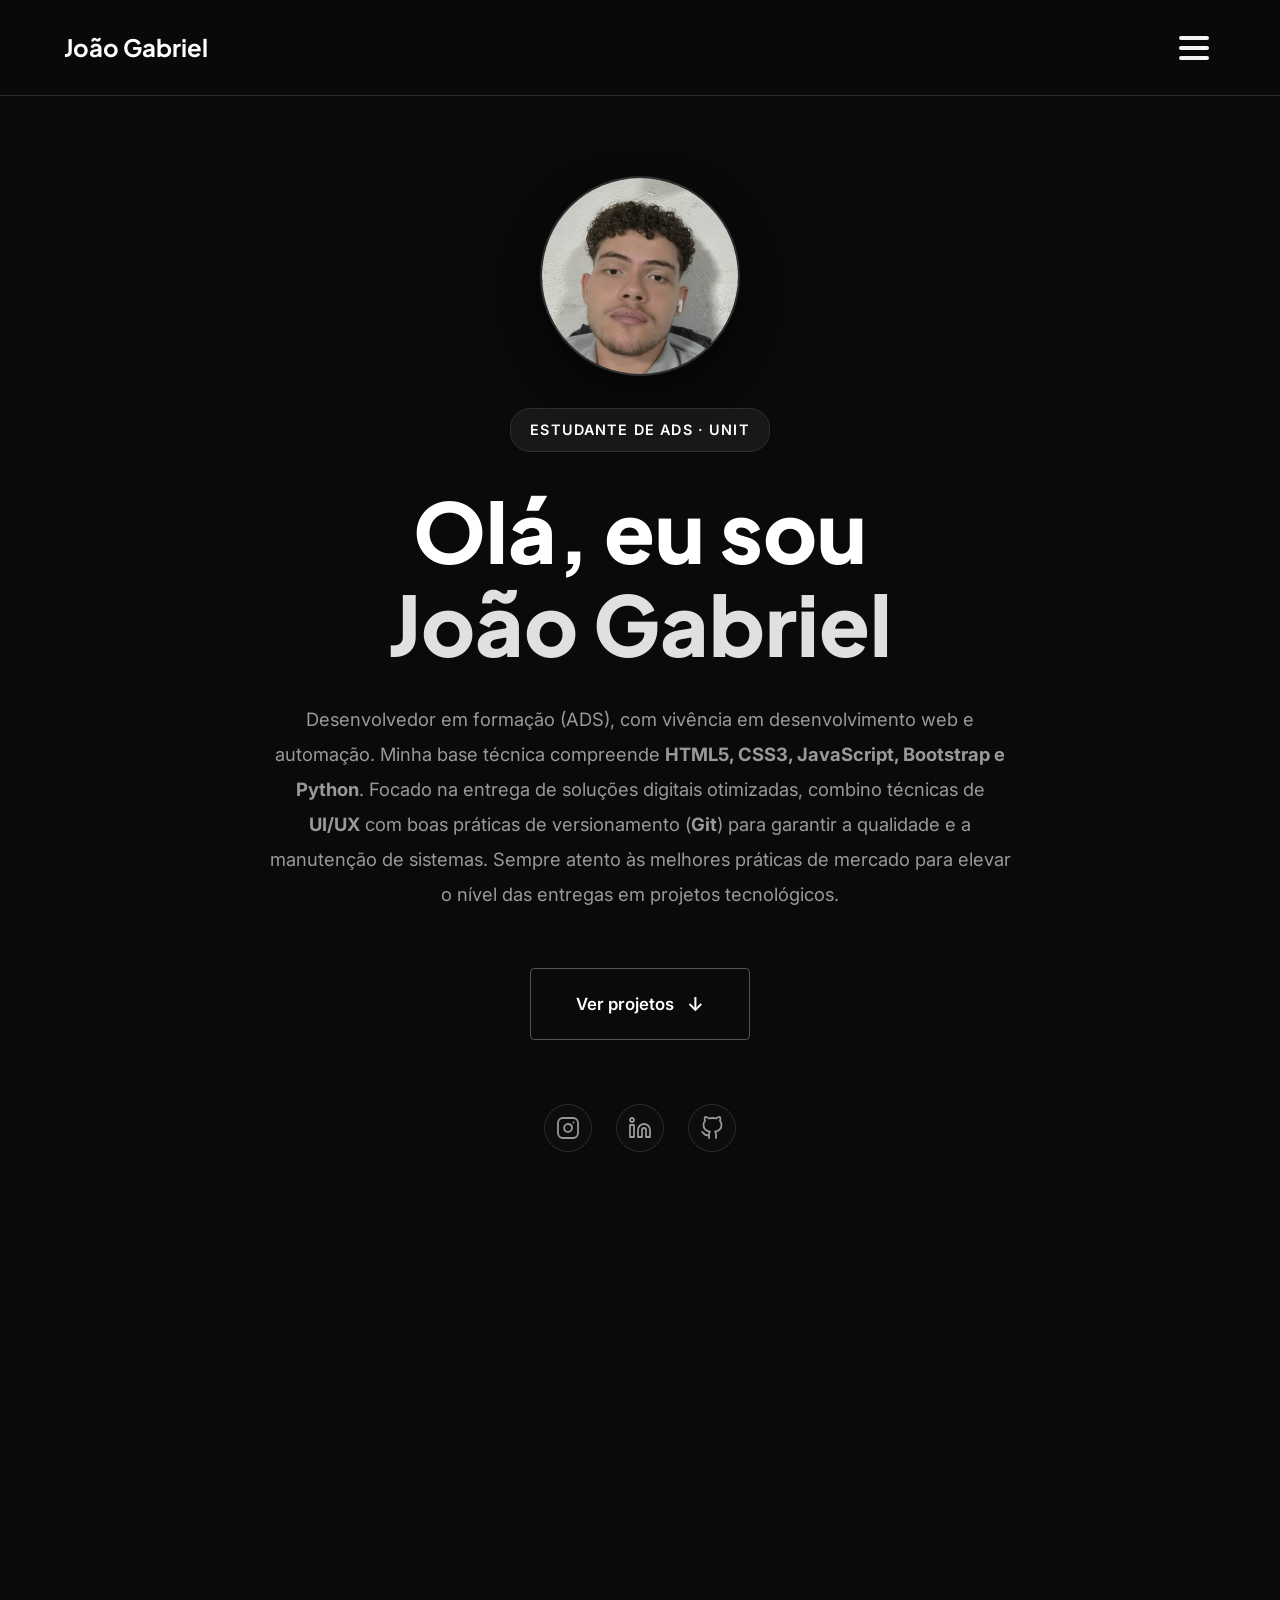
<file: index.html>
<!DOCTYPE html>
<html lang="pt-BR">
<head>
  <meta charset="UTF-8">
  <meta name="viewport" content="width=device-width, initial-scale=1.0">
  <title>João Gabriel - Portfólio</title>
  <link rel="preconnect" href="https://fonts.googleapis.com">
  <link rel="preconnect" href="https://fonts.gstatic.com" crossorigin>
  <link href="https://fonts.googleapis.com/css2?family=Plus+Jakarta+Sans:wght@400;500;600;700;800&family=Inter:wght@400;500;600;700&display=swap" rel="stylesheet">
  <link rel="stylesheet" href="styles.css">
</head>
<body>

  <nav>
    <span class="nav-logo">João Gabriel</span>
    <button class="menu-btn" id="menuBtn" aria-label="Abrir menu">
      <svg width="30" height="24" viewBox="0 0 30 24" fill="none" xmlns="http://www.w3.org/2000/svg">
        <rect y="0" width="30" height="4" rx="2" fill="currentColor"/>
        <rect y="10" width="30" height="4" rx="2" fill="currentColor"/>
        <rect y="20" width="30" height="4" rx="2" fill="currentColor"/>
      </svg>
    </button>
  </nav>

  <aside class="sidebar" id="sidebar">
    <div class="sidebar-header">
      <span class="sidebar-logo">JG</span>
      <button class="sidebar-close" id="closeBtn" aria-label="Fechar menu">✕</button>
    </div>
    <nav class="sidebar-nav">
      <ul>
        <li><a href="#sobre" class="sidebar-link active">Sobre</a></li>
        <li><a href="#portfolio" class="sidebar-link">Portfólio</a></li>
        <li><a href="#skills" class="sidebar-link">Skills</a></li>
        <li><a href="#contato" class="sidebar-link">Contato</a></li>
      </ul>
    </nav>
  </aside>

  <section id="sobre">
    <div class="hero-content">
      <div class="hero-avatar">
        <img src="images/joaogabriel.jpeg" alt="João Gabriel">
      </div>

      <span class="hero-tag">Estudante de ADS · UNIT</span>
      <h1>Olá, eu sou<br><span class="name">João Gabriel</span></h1>
      <p class="hero-desc">
        Desenvolvedor em formação (ADS), com vivência em desenvolvimento web e automação. 
        Minha base técnica compreende <strong>HTML5, CSS3, JavaScript, Bootstrap e Python</strong>. 
        Focado na entrega de soluções digitais otimizadas, combino técnicas de <strong>UI/UX</strong> 
        com boas práticas de versionamento (<strong>Git</strong>) para garantir a qualidade 
        e a manutenção de sistemas. Sempre atento às melhores práticas de mercado para elevar 
        o nível das entregas em projetos tecnológicos.
      </p>
      <div class="hero-actions">
        <a href="#portfolio" class="primary-btn">Ver projetos <span>↓</span></a>
      </div>

      <div class="hero-socials">
        <a href="https://instagram.com/joaogabrielso_" class="social-icon" target="_blank" aria-label="Instagram">
          <svg xmlns="http://www.w3.org/2000/svg" width="24" height="24" viewBox="0 0 24 24" fill="none" stroke="currentColor" stroke-width="1.8" stroke-linecap="round" stroke-linejoin="round">
            <rect x="2" y="2" width="20" height="20" rx="5" ry="5"/><path d="M16 11.37A4 4 0 1 1 12.63 8 4 4 0 0 1 16 11.37z"/><line x1="17.5" y1="6.5" x2="17.51" y2="6.5"/>
          </svg>
        </a>
        <a href="https://www.linkedin.com/in/joão-gabriel-souza-de-oliveira-032487228/" class="social-icon" target="_blank" aria-label="LinkedIn">
          <svg xmlns="http://www.w3.org/2000/svg" width="24" height="24" viewBox="0 0 24 24" fill="none" stroke="currentColor" stroke-width="1.8" stroke-linecap="round" stroke-linejoin="round">
            <path d="M16 8a6 6 0 0 1 6 6v7h-4v-7a2 2 0 0 0-2-2 2 2 0 0 0-2 2v7h-4v-7a6 6 0 0 1 6-6z"/><rect x="2" y="9" width="4" height="12"/><circle cx="4" cy="4" r="2"/>
          </svg>
        </a>
        <a href="https://github.com/Kastiewl" class="social-icon" target="_blank" aria-label="GitHub">
          <svg xmlns="http://www.w3.org/2000/svg" width="24" height="24" viewBox="0 0 24 24" fill="none" stroke="currentColor" stroke-width="1.8" stroke-linecap="round" stroke-linejoin="round">
            <path d="M9 19c-5 1.5-5-2.5-7-3m14 6v-3.87a3.37 3.37 0 0 0-.94-2.61c3.14-.35 6.44-1.54 6.44-7A5.44 5.44 0 0 0 20 4.77 5.07 5.07 0 0 0 19.91 1S18.73.65 16 2.48a13.38 13.38 0 0 0-7 0C6.27.65 5.09 1 5.09 1A5.07 5.07 0 0 0 5 4.77a5.44 5.44 0 0 0-1.5 3.78c0 5.42 3.3 6.61 6.44 7A3.37 3.37 0 0 0 9 18.13V22"/>
          </svg>
        </a>
      </div>
    </div>
  </section>

  <section id="portfolio" class="fade-section">
    <p class="section-label">Projetos</p>
    <h2 class="section-title">Meu Portfólio</h2>
    <div class="portfolio-grid">

      <div class="project-card project-lampada">
        <div class="project-overlay-content">
          <div class="project-tags">
            <span class="tag">HTML</span>
            <span class="tag">CSS</span>
            <span class="tag">JavaScript</span>
          </div>
          <h3 class="project-title">Projeto Lâmpada</h3>
          <p class="project-desc">Um projeto simples de uma lâmpada que reage a interação com o mouse de click acendendo e apagando. Ao interagir com a lâmpada, o fundo da página muda de escuro para amarelo. Exploração de manipulação com eventos DOM, manipulação de atributos e troca dinâmica de imagens utilizando o JavaScript.</p>
          <a href="projects/projetolampada/index.html" target="_blank" class="project-link">Visualizar Projeto</a>
        </div>
      </div>

      <div class="project-card project-calculadora">
        <div class="project-overlay-content">
          <div class="project-tags">
            <span class="tag">HTML</span>
            <span class="tag">CSS</span>
            <span class="tag">JavaScript</span>
            <span class="tag">Bootstrap</span>
          </div>
          <h3 class="project-title">Calculadora</h3>
          <p class="project-desc">Calculadora funcional com interface moderna e fonte digital inspirada em displays eletrônicos. Possui operações matemáticas básicas, suporte completo ao uso do teclado e interação por cliques. Desenvolvida com Bootstrap para o layout e JavaScript puro para toda a lógica de funcionamento.</p>
          <a href="projects/projetocalculadora/index.html" target="_blank" class="project-link">Visualizar Projeto</a>
        </div>
      </div>

      <div class="project-card project-tarefas">
        <div class="project-overlay-content">
          <div class="project-tags">
            <span class="tag">HTML</span>
            <span class="tag">CSS</span>
            <span class="tag">JavaScript</span>
          </div>
          <h3 class="project-title">Lista de Tarefas</h3>
          <p class="project-desc">Aplicativo de lista de tarefas (To-Do List) que permite adicionar e remover atividades de forma simples e intuitiva. Utiliza o localStorage para armazenar os dados localmente, garantindo que as tarefas permaneçam salvas mesmo após o fechamento ou atualização do navegador.</p>
          <a href="projects/projetolistadetarefas/index.html" target="_blank" class="project-link">Visualizar Projeto</a>
        </div>
      </div>

      <div class="project-card project-par-impar">
        <div class="project-overlay-content">
          <div class="project-tags">
            <span class="tag">HTML</span>
            <span class="tag">CSS</span>
            <span class="tag">JavaScript</span>
          </div>
          <h3 class="project-title">Jogo de Par ou Ímpar</h3>
          <p class="project-desc">Jogo de Par ou Ímpar totalmente executado por meio de caixas de diálogo do JavaScript. O jogador escolhe entre ímpar ou par, informa um número e enfrenta o computador, que gera um valor aleatório a cada rodada. O projeto explora lógica de programação, validação de dados e geração de números aleatórios.</p>
          <a href="projects/projetoparouimpar/index.html" target="_blank" class="project-link">Visualizar Projeto</a>
        </div>
      </div>

    </div>
  </section>

  <section id="skills" class="fade-section">
    <p class="section-label">Skills</p>
    <h2 class="section-title">Tecnologias e Habilidades</h2>
    <div class="skills-grid">
      <div class="skill-card"><img src="images/html5.png" alt="HTML5"><span class="skill-card-name">HTML5</span></div>
      <div class="skill-card"><img src="images/css3.png" alt="CSS3"><span class="skill-card-name">CSS3</span></div>
      <div class="skill-card"><img src="images/js.png" alt="JavaScript"><span class="skill-card-name">JavaScript</span></div>
      <div class="skill-card"><img src="images/bootstrap.png" alt="Bootstrap"><span class="skill-card-name">Bootstrap</span></div>
      <div class="skill-card"><img src="images/python.png" alt="Python"><span class="skill-card-name">Python</span></div>
      <div class="skill-card"><img src="images/github.png" alt="Git & GitHub"><span class="skill-card-name">Git & GitHub</span></div>
      <div class="skill-card"><img src="images/uiuxdesign.png" alt="UI/UX Design"><span class="skill-card-name">UI/UX Design</span></div>
    </div>
  </section>

  <footer id="contato" class="fade-section">
    <div class="footer-header">
      <p class="section-label">Me contate</p>
      <h2 class="section-title">Contato</h2>
    </div>

    <div class="contact-container">
      <form class="contact-form" id="contactForm">
        <div class="form-group">
          <label for="formNome">Nome</label>
          <input type="text" id="formNome" placeholder="Seu nome completo">
        </div>
        <div class="form-group">
          <label for="formEmail">E-mail</label>
          <input type="email" id="formEmail" placeholder="seuemail@exemplo.com">
        </div>
        <div class="form-group">
          <label for="formMensagem">Mensagem</label>
          <textarea id="formMensagem" rows="5" placeholder="Sua mensagem..."></textarea>
        </div>
        <button type="submit" class="submit-btn">Enviar Mensagem</button>
        <div class="form-message" id="formMessage"></div>
      </form>

      <div class="contact-map">
        <iframe 
          src="https://www.google.com/maps/embed?pb=!1m18!1m12!1m3!1d250651.79340748113!2d-37.1013934!3d-11.00600785!2m3!1f0!2f0!3f0!3m2!1i1024!2i768!4f13.1!3m3!1m2!1s0x71ab04015be27cd%3A0x804434fd92ec3b36!2sAracaju%2C%20SE!5e0!3m2!1spt-PT!2sbr!4v1781156967902!5m2!1spt-PT!2sbr" 
          width="100%" 
          height="100%" 
          style="border:0;" 
          allowfullscreen="" 
          loading="lazy" 
          referrerpolicy="no-referrer-when-downgrade">
        </iframe>
      </div>
    </div>

    <div class="footer-info-block">
      <h2 class="footer-name">João Gabriel Souza de Oliveira</h2>
      <p class="footer-location">Aracaju - SE</p>
      
      <div class="footer-contact-line">
        <a href="https://wa.me/5579981488357" target="_blank" class="footer-contact-link">+55 79 98148-8357</a>
        <span class="footer-divider">|</span>
        <a href="mailto:joaogabriel927012@gmail.com" class="footer-contact-link">joaogabriel927012@gmail.com</a>
      </div>

      <div class="footer-social-icons">
        <a href="https://www.linkedin.com/in/joão-gabriel-souza-de-oliveira-032487228/" target="_blank" aria-label="LinkedIn">
          <svg xmlns="http://www.w3.org/2000/svg" width="24" height="24" viewBox="0 0 24 24" fill="none" stroke="currentColor" stroke-width="2" stroke-linecap="round" stroke-linejoin="round">
            <path d="M16 8a6 6 0 0 1 6 6v7h-4v-7a2 2 0 0 0-2-2 2 2 0 0 0-2 2v7h-4v-7a6 6 0 0 1 6-6z"/><rect x="2" y="9" width="4" height="12"/><circle cx="4" cy="4" r="2"/>
          </svg>
        </a>
        <a href="https://github.com/Kastiewl" target="_blank" aria-label="GitHub">
          <svg xmlns="http://www.w3.org/2000/svg" width="24" height="24" viewBox="0 0 24 24" fill="none" stroke="currentColor" stroke-width="2" stroke-linecap="round" stroke-linejoin="round">
            <path d="M9 19c-5 1.5-5-2.5-7-3m14 6v-3.87a3.37 3.37 0 0 0-.94-2.61c3.14-.35 6.44-1.54 6.44-7A5.44 5.44 0 0 0 20 4.77 5.07 5.07 0 0 0 19.91 1S18.73.65 16 2.48a13.38 13.38 0 0 0-7 0C6.27.65 5.09 1 5.09 1A5.07 5.07 0 0 0 5 4.77a5.44 5.44 0 0 0-1.5 3.78c0 5.42 3.3 6.61 6.44 7A3.37 3.37 0 0 0 9 18.13V22"/>
          </svg>
        </a>
        <a href="https://instagram.com/joaogabrielso_" target="_blank" aria-label="Instagram">
          <svg xmlns="http://www.w3.org/2000/svg" width="24" height="24" viewBox="0 0 24 24" fill="none" stroke="currentColor" stroke-width="2" stroke-linecap="round" stroke-linejoin="round">
            <rect x="2" y="2" width="20" height="20" rx="5" ry="5"/><path d="M16 11.37A4 4 0 1 1 12.63 8 4 4 0 0 1 16 11.37z"/><line x1="17.5" y1="6.5" x2="17.51" y2="6.5"/>
          </svg>
        </a>
      </div>
    </div>

    <div class="footer-bottom-credits">
      <span class="footer-text">© 2026, Feito por João Gabriel. Todos os direitos reservados.</span>
      <span class="footer-text">Desenvolvido com HTML, CSS e JavaScript.</span>
    </div>
  </footer>

  <script src="script.js"></script>
</body>
</html>
</file>
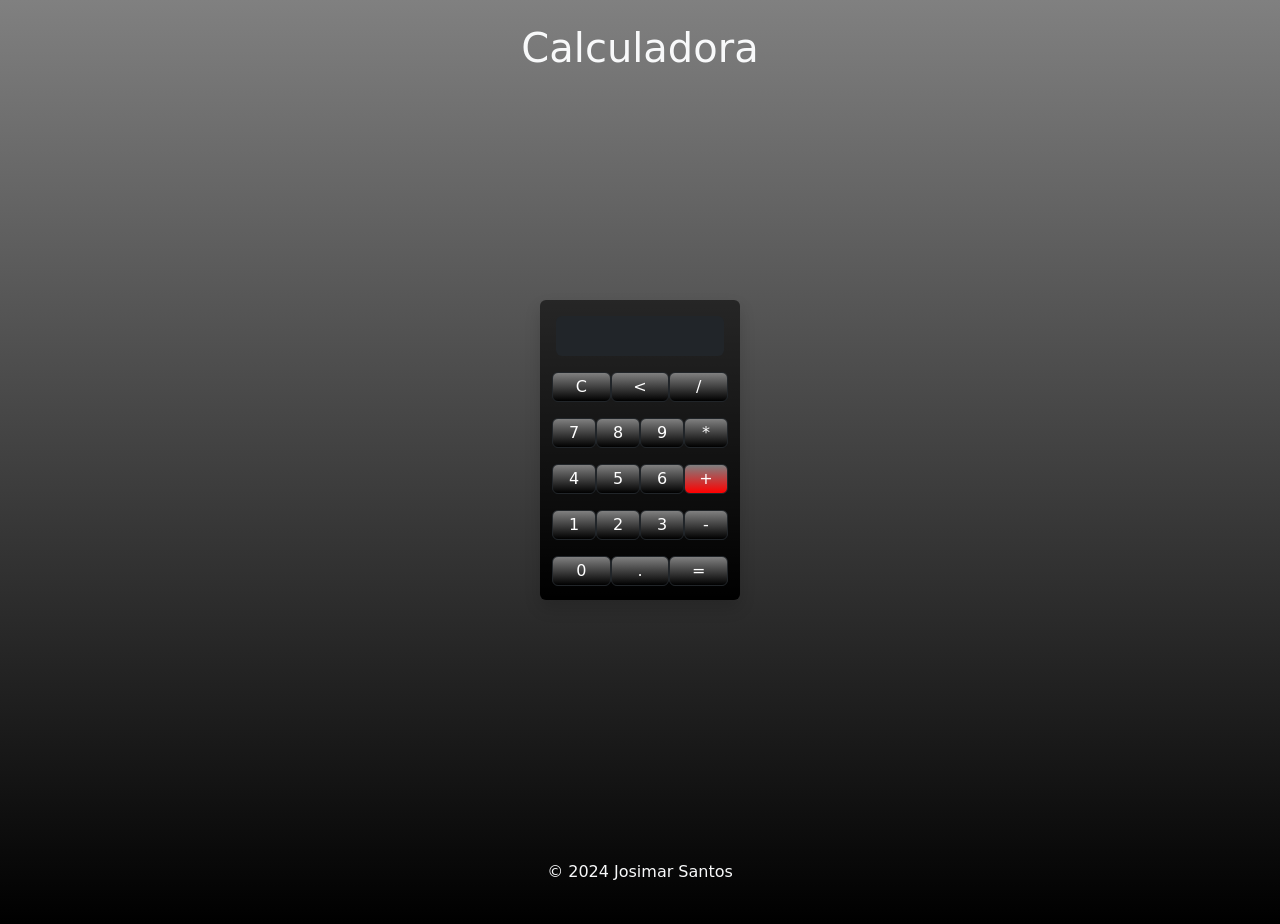
<file: projects/projetocalculadora/index.html>
<!DOCTYPE html>
<html lang="en">
<head>
    <meta charset="UTF-8">
    <meta name="viewport" content="width=device-width, initial-scale=1.0">
    <title>Calculator</title>
    <link rel="stylesheet" href="style.css">
    <link href="https://cdn.jsdelivr.net/npm/bootstrap@5.3.3/dist/css/bootstrap.min.css" rel="stylesheet" integrity="sha384-QWTKZyjpPEjISv5WaRU9OFeRpok6YctnYmDr5pNlyT2bRjXh0JMhjY6hW+ALEwIH" crossorigin="anonymous">
</head>
<body>
    <header class="header text-center my-4">
        <h1 class="text-light">Calculadora</h1>
    </header>
    <main class="d-flex justify-content-center">
        <div class="calc bg-black bg-gradient p-3 rounded shadow">
            <div class="display bg-dark pb-3 mb-3 rounded text-light text-end" id="display"></div>
            <div class="btns">
                <div class="row g-2"> 
                    <button onclick="clearAll()" class="btn col btn-dark d-flex justify-content-center align-items-center" aria-label="Clear">C</button>
                    <button onclick="backspace()" class="btn col btn-dark d-flex justify-content-center align-items-center" aria-label="Backspace"><</button>
                    <button onclick="pressed('/')" class="btn col btn-dark d-flex justify-content-center align-items-center" aria-label="Divide">/</button>
                </div>
                <div class="row g-2 mt-2">
                    <button onclick="pressed('7')" class="btn col btn-dark d-flex justify-content-center align-items-center" aria-label="Seven">7</button>
                    <button onclick="pressed('8')" class="btn col btn-dark d-flex justify-content-center align-items-center" aria-label="Eight">8</button>
                    <button onclick="pressed('9')" class="btn col btn-dark d-flex justify-content-center align-items-center" aria-label="Nine">9</button>
                    <button onclick="pressed('*')" class="btn col btn-dark d-flex justify-content-center align-items-center" aria-label="Multiply">*</button>
                </div>
                <div class="row g-2 mt-2">
                    <button onclick="pressed('4')" class="btn col btn-dark d-flex justify-content-center align-items-center" aria-label="Four">4</button>
                    <button onclick="pressed('5')" class="btn col btn-dark d-flex justify-content-center align-items-center" aria-label="Five">5</button>
                    <button onclick="pressed('6')" class="btn col btn-dark d-flex justify-content-center align-items-center" aria-label="Six">6</button>
                    <button onclick="pressed('+')" class="btn col btn-dark d-flex justify-content-center align-items-center" aria-label="Add">+</button>
                </div>
                <div class="row g-2 mt-2">
                    <button onclick="pressed('1')" class="btn col btn-dark d-flex justify-content-center align-items-center" aria-label="One">1</button>
                    <button onclick="pressed('2')" class="btn col btn-dark d-flex justify-content-center align-items-center" aria-label="Two">2</button>
                    <button onclick="pressed('3')" class="btn col btn-dark d-flex justify-content-center align-items-center" aria-label="Three">3</button>
                    <button onclick="pressed('-')" class="btn col btn-dark d-flex justify-content-center align-items-center" aria-label="Subtract">-</button>
                </div>
                <div class="row g-2 mt-2">
                    <button onclick="pressed('0')" class="btn col btn-dark d-flex justify-content-center align-items-center" aria-label="Zero">0</button>
                    <button onclick="pressed('.')" class="btn col btn-dark d-flex justify-content-center align-items-center" aria-label="Decimal">.</button>
                    <button onclick="calculate()" class="btn col btn-dark d-flex justify-content-center align-items-center" aria-label="Equals">=</button>
                </div>
            </div>
        </div>
    </main>
    <footer class="footer text-light fixed-bottom mt-auto text-center">
        <p>&copy; 2024 Josimar Santos</p>
    </footer>
    <script src="script.js"></script>
    <script src="https://cdn.jsdelivr.net/npm/bootstrap@5.3.3/dist/js/bootstrap.bundle.min.js" integrity="sha384-YvpcrYf0tY3lHB60NNkmXc5s9fDVZLESaAA55NDzOxhy9GkcIdslK1eN7N6jIeHz" crossorigin="anonymous"></script>
</body>
</html>
</file>
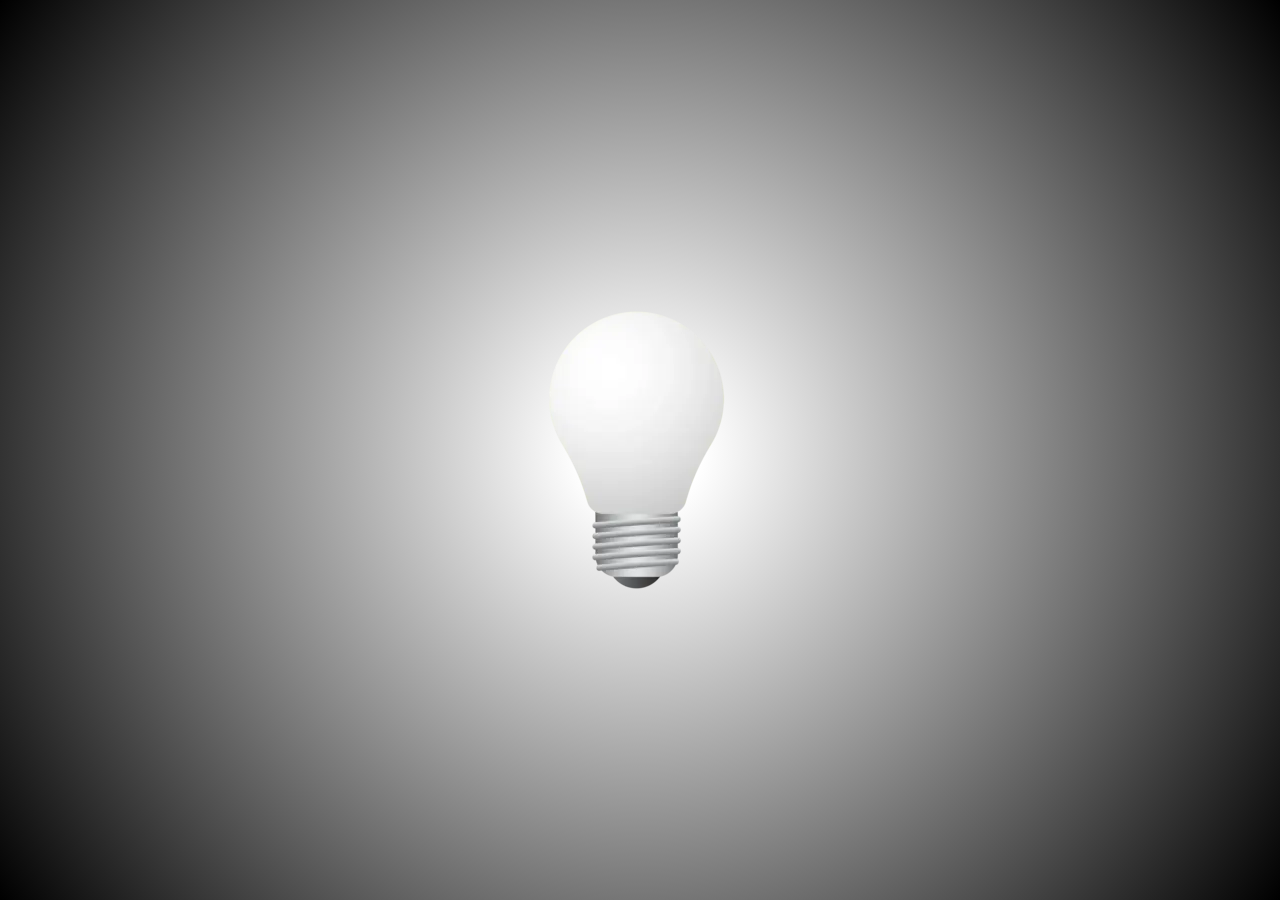
<file: projects/projetolampada/index.html>
<!DOCTYPE html>
<html lang="pt-BR">
<head>
    <meta charset="UTF-8">
    <meta name="viewport" content="width=device-width, initial-scale=1.0">
    <title>Lâmpada</title>
    <link rel="stylesheet" href="style.css">
</head>
<body>
    <div class="container">
        <img id="lamp" src="assets/lamp_off.png" alt="Lâmpada apagada">
    </div>
    <script src="script.js"></script>
</body>
</html>
</file>
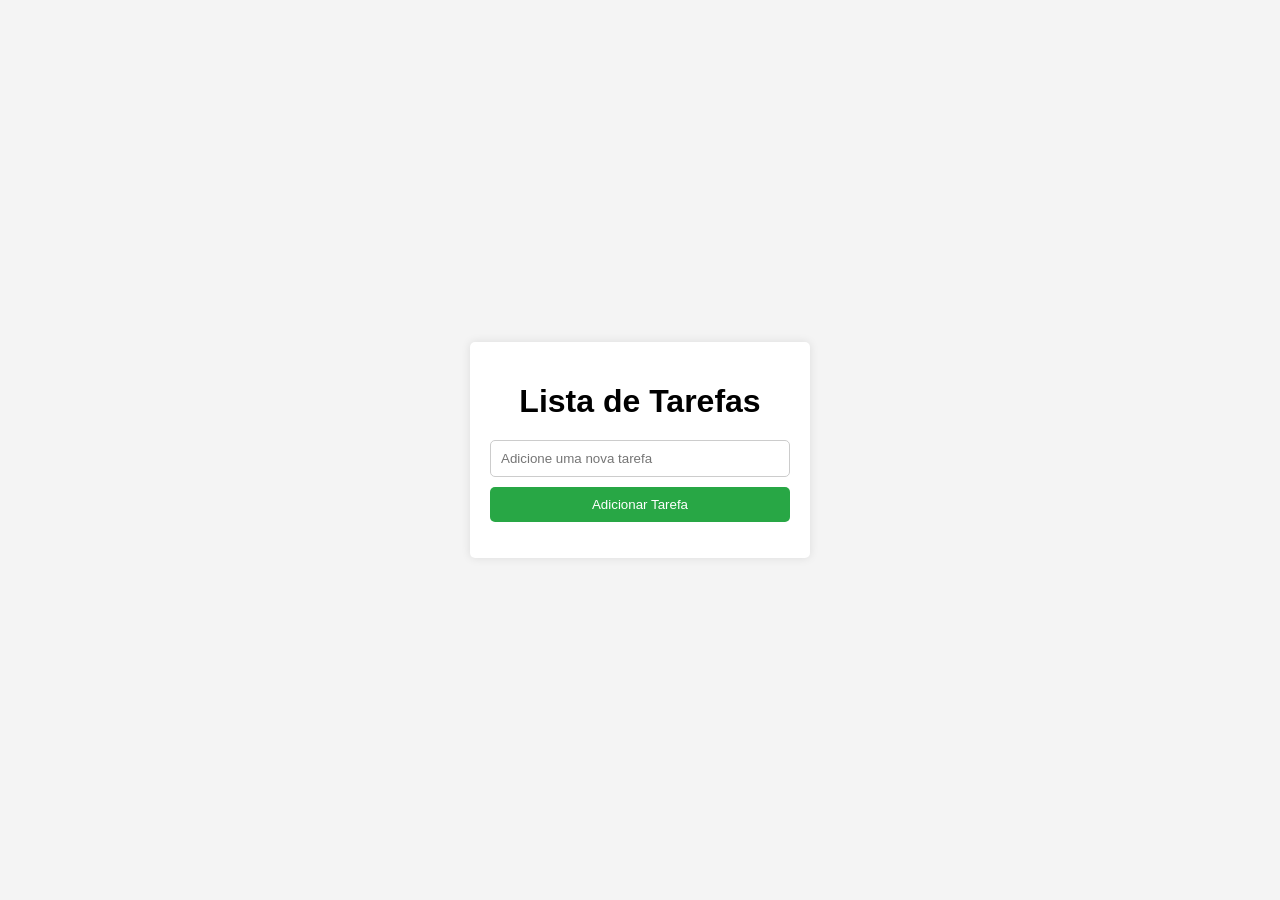
<file: projects/projetolistadetarefas/index.html>
<html lang="pt-BR">
<head>
    <meta charset="UTF-8">
    <meta name="viewport" content="width=device-width, initial-scale=1.0">
    <title>Lista de Tarefas</title>
    <link rel="stylesheet" href="styles.css">
    <script src="script.js" defer></script>
</head>
<body>
    <div class="container">
        <h1>Lista de Tarefas</h1>
        <input type="text" id="taskInput" placeholder="Adicione uma nova tarefa">
        <button id="addTaskBtn">Adicionar Tarefa</button>
        <ul id="taskList"></ul>
    </div>
</body>
</html>
</file>
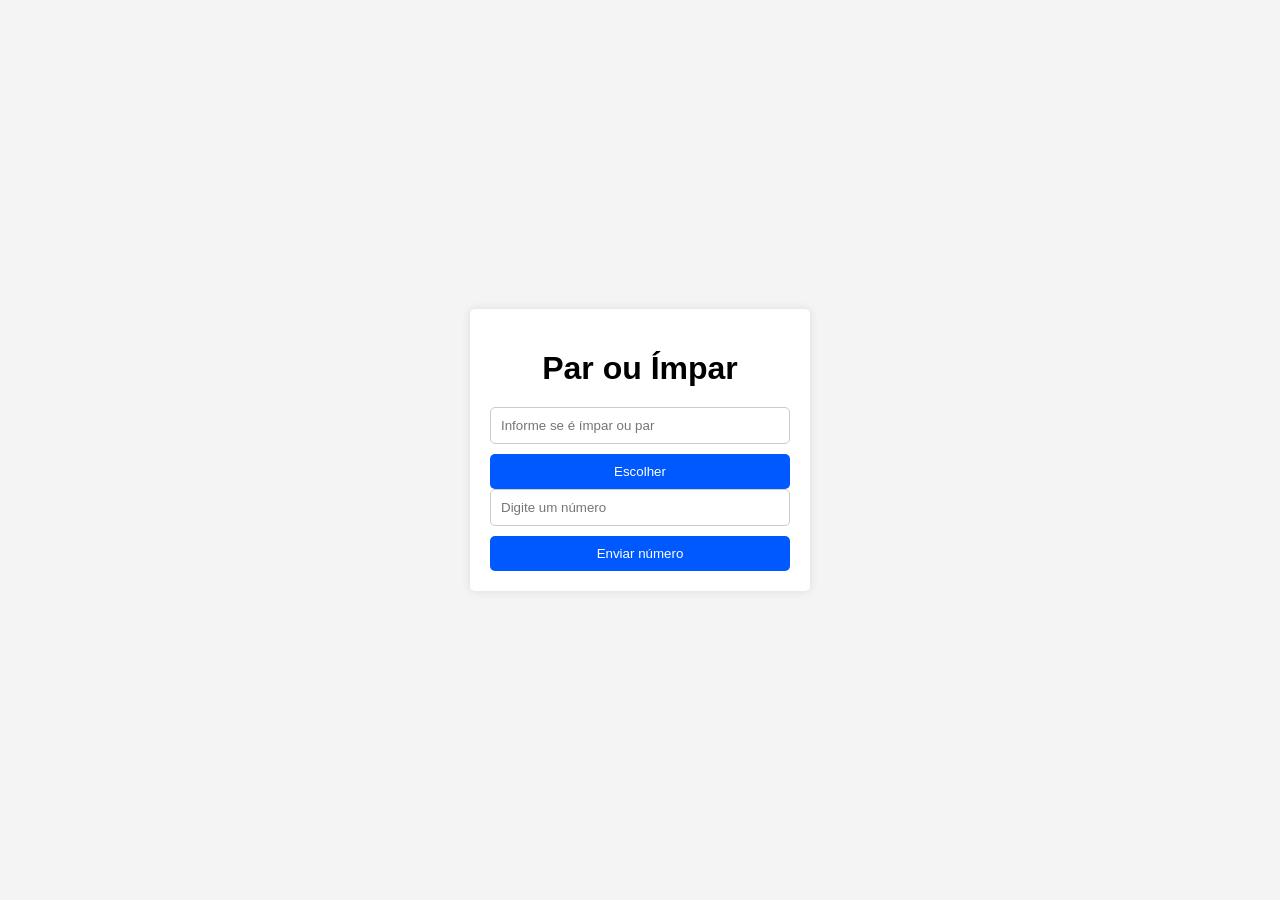
<file: projects/projetoparouimpar/index.html>
<html lang="pt-BR">
<head>
    <meta charset="UTF-8">
    <meta name="viewport" content="width=device-width, initial-scale=1.0">
    <title>Jogo Ímpar ou Par</title>
    <link rel="stylesheet" href="styles.css">
    <script src="script.js" defer></script>
</head>
<body>
    <div class="container">
        <h1>Par ou Ímpar</h1>
        <input type="text" id="choiceInput" placeholder="Informe se é ímpar ou par">
        <button id="choiceSubmit">Escolher</button>
        <input type="text" id="numberInput" placeholder="Digite um número">
        <button id="numberSubmit">Enviar número</button>
    </div>
</body>
</html>
</file>
<file: styles.css>
@import url('https://fonts.googleapis.com/css2?family=Plus+Jakarta+Sans:wght@400;500;600;700;800&family=Inter:wght@400;500;600;700&display=swap');

/* ============================================================
   RESET & VARIÁVEIS
   ============================================================ */
*,
*::before,
*::after {
  box-sizing: border-box;
  margin: 0;
  padding: 0;
}

:root {
  --bg: #0a0a0a;
  --bg2: #121212;
  --surface: #161616;
  --surface2: #222222;
  --border: #2e2e2e;
  --white-pure: #ffffff;
  --derivative: #e0e0e0;
  --muted: #999999;
  --text: #f5f5f5;
  --font-title: 'Plus Jakarta Sans', sans-serif;
  --font-body: 'Inter', sans-serif;
  --radius: 14px;
  --radius-sm: 8px;
}

html {
  scroll-behavior: smooth;
}

body {
  background: var(--bg);
  color: var(--text);
  font-family: var(--font-body);
  font-weight: 400;
  line-height: 1.8;
  font-size: 1.15rem;
  overflow-x: hidden;
}

body::before,
body::after {
  content: '';
  position: fixed;
  border-radius: 50%;
  pointer-events: none;
  z-index: 0;
  filter: blur(140px);
  opacity: 0.03;
}

body::before {
  width: 600px;
  height: 600px;
  background: var(--white-pure);
  top: -150px;
  left: -150px;
}

body::after {
  width: 500px;
  height: 500px;
  background: var(--derivative);
  bottom: -100px;
  right: -100px;
}

/* ============================================================
   NAV
   ============================================================ */
nav {
  position: fixed;
  top: 0;
  left: 0;
  right: 0;
  z-index: 100;
  padding: 1.6rem 4rem;
  display: flex;
  justify-content: space-between;
  align-items: center;
  background: rgba(10, 10, 10, 0.85);
  backdrop-filter: blur(20px);
  border-bottom: 1px solid var(--border);
}

.nav-logo {
  font-family: var(--font-title);
  font-size: 1.5rem;
  font-weight: 700;
  color: var(--white-pure);
}

/* ============================================================
   HERO / #sobre
   ============================================================ */
#sobre {
  min-height: 100vh;
  display: flex;
  flex-direction: column;
  align-items: center;
  justify-content: center;
  text-align: center;
  padding: 11rem 4rem 6rem;
  position: relative;
  z-index: 1;
  background: var(--bg);
  width: 100%;
}

.hero-content {
  display: flex;
  flex-direction: column;
  align-items: center;
  justify-content: center;
  max-width: 900px;
  width: 100%;
}

.hero-avatar {
  width: 200px;
  height: 200px;
  border-radius: 50%;
  overflow: hidden;
  border: 2px solid var(--border);
  margin-bottom: 2rem;
  display: flex;
  align-items: center;
  justify-content: center;
  box-shadow: 0 16px 40px rgba(0, 0, 0, 0.6);
  background: var(--bg2);
}

.hero-avatar img {
  width: 100%;
  height: 100%;
  object-fit: cover;
}

.hero-tag {
  display: inline-flex;
  align-items: center;
  gap: 0.6rem;
  font-size: 0.9rem;
  font-weight: 600;
  letter-spacing: 0.08em;
  text-transform: uppercase;
  color: var(--white-pure);
  background: rgba(255, 255, 255, 0.06);
  border: 1px solid var(--border);
  padding: 0.5rem 1.2rem;
  border-radius: 20px;
  margin-bottom: 2rem;
}

#sobre h1 {
  font-family: var(--font-title);
  font-size: clamp(2.5rem, 6.5vw, 5.8rem);
  font-weight: 800;
  line-height: 1.12;
  margin-bottom: 2rem;
  color: var(--white-pure);
}

#sobre h1 .name {
  display: inline;
  color: var(--derivative);
}

.hero-desc {
  color: var(--muted);
  font-size: 1.15rem;
  max-width: 62ch;
  line-height: 1.9;
  margin-bottom: 3.5rem;
  text-align: center;
}

.hero-actions {
  display: flex;
  justify-content: center;
  width: 100%;
  margin-bottom: 4rem;
}

.primary-btn {
  display: inline-flex;
  align-items: center;
  gap: 0.8rem;
  padding: 1.1rem 2.8rem;
  background: transparent;
  color: var(--white-pure);
  font-family: var(--font-body);
  font-size: 1.05rem;
  font-weight: 600;
  text-decoration: none;
  border-radius: 4px;
  border: 1px solid rgba(255, 255, 255, 0.3);
  cursor: pointer;
  transition: all 0.3s ease;
}

.primary-btn:hover {
  background: var(--white-pure);
  color: var(--bg);
  border-color: var(--white-pure);
  transform: translateY(-2px);
}

.primary-btn span {
  display: inline-block;
  font-size: 1.2rem;
  transition: transform 0.3s;
}

.primary-btn:hover span {
  transform: translateY(2px);
}

.hero-socials {
  display: flex;
  align-items: center;
  justify-content: center;
  gap: 1.5rem;
}

.social-icon {
  display: flex;
  align-items: center;
  justify-content: center;
  width: 48px;
  height: 48px;
  border-radius: 50%;
  border: 1px solid var(--border);
  color: var(--muted);
  background: rgba(18, 18, 18, 0.4);
  text-decoration: none;
  backdrop-filter: blur(4px);
  transition: all 0.3s ease;
}

.social-icon:hover {
  color: var(--white-pure);
  border-color: var(--white-pure);
  background: rgba(255, 255, 255, 0.05);
  transform: translateY(-3px);
}

/* ============================================================
   SEÇÕES GENÉRICAS
   ============================================================ */
section:not(#sobre) {
  padding: 8rem 6rem;
  position: relative;
  z-index: 1;
  max-width: 1400px;
  margin: 0 auto;
}

.section-label {
  display: inline-flex;
  align-items: center;
  gap: 0.8rem;
  font-size: 0.85rem;
  font-weight: 700;
  letter-spacing: 0.12em;
  text-transform: uppercase;
  color: var(--white-pure);
  margin-bottom: 1.1rem;
}

.section-label::before {
  content: '';
  display: block;
  width: 2.2rem;
  height: 2px;
  background: var(--white-pure);
  border-radius: 2px;
}

.section-title {
  font-family: var(--font-title);
  font-size: clamp(2.2rem, 4.5vw, 3.5rem);
  font-weight: 800;
  color: var(--white-pure);
  margin-bottom: 4rem;
}

/* ============================================================
   PORTFÓLIO / #portfolio (Forçado estritamente a 2 colunas fixas)
   ============================================================ */
.portfolio-grid {
  display: grid;
  grid-template-columns: 1fr 1fr; /* Força exatamente 2 colunas simétricas em Desktop */
  gap: 2.5rem;
}

.project-card {
  position: relative;
  border: 1px solid var(--border);
  border-radius: var(--radius);
  height: 380px;
  overflow: hidden;
  background-size: cover;
  background-position: center;
  background-repeat: no-repeat;
  transition: transform 0.3s cubic-bezier(0.25, 1, 0.5, 1), border-color 0.3s;
}

.project-lampada { background-image: url('images/lamp_project.jpg'); }
.project-calculadora { background-image: url('images/calc_project.png'); }
.project-tarefas { background-image: url('images/todolist_project.png'); }
.project-par-impar { background-image: url('images/parouimpar_project.png'); }

.project-overlay-content {
  position: absolute;
  bottom: 0;
  left: 0;
  right: 0;
  padding: 2.5rem 2rem 2rem;
  background: linear-gradient(to top, rgba(10, 10, 10, 0.95) 0%, rgba(10, 10, 10, 0.7) 60%, rgba(10, 10, 10, 0) 100%);
  display: flex;
  flex-direction: column;
  align-items: flex-start;
  transform: translateY(0);
  transition: transform 0.3s cubic-bezier(0.25, 1, 0.5, 1);
}

.project-card:hover {
  transform: translateY(-8px);
  border-color: rgba(255, 255, 255, 0.4);
}

.project-tags {
  display: flex;
  flex-wrap: wrap;
  gap: 0.5rem;
  margin-bottom: 0.8rem;
}

.tag {
  font-size: 0.75rem;
  font-weight: 600;
  padding: 0.3rem 0.8rem;
  border-radius: 20px;
  background: rgba(0, 0, 0, 0.6);
  color: var(--derivative);
  border: 1px solid var(--border);
  backdrop-filter: blur(4px);
}

.project-title {
  font-family: var(--font-title);
  font-size: 1.4rem;
  font-weight: 700;
  color: var(--white-pure);
  margin-bottom: 0.5rem;
  text-shadow: 0 2px 4px rgba(0, 0, 0, 0.8);
}

.project-desc {
  font-size: 0.95rem;
  color: var(--muted);
  line-height: 1.6;
  margin-bottom: 1.2rem;
  display: -webkit-box;
  -webkit-line-clamp: 3;
  line-clamp: 3;
  -webkit-box-orient: vertical;
  overflow: hidden;
}

.project-link {
  font-size: 0.85rem;
  font-weight: 700;
  color: var(--white-pure);
  text-decoration: none;
  text-transform: uppercase;
  letter-spacing: 0.05em;
  display: inline-flex;
  align-items: center;
  transition: opacity 0.2s;
}

.project-link:hover {
  opacity: 0.8;
}

/* ============================================================
   SKILLS / #skills
   ============================================================ */
.skills-grid {
  display: grid;
  grid-template-columns: repeat(auto-fill, minmax(130px, 1fr));
  gap: 2rem;
  width: 100%;
  max-width: 1200px;
  margin: 0 auto;
}

.skill-card {
  background: var(--bg2);
  border: 1px solid var(--border);
  border-radius: var(--radius-sm);
  padding: 2.2rem 1.5rem;
  display: flex;
  flex-direction: column;
  align-items: center;
  justify-content: center;
  gap: 1.2rem;
  transition: all 0.3s cubic-bezier(0.25, 1, 0.5, 1);
}

.skill-card:hover {
  border-color: rgba(255, 255, 255, 0.3);
  background: var(--surface);
  transform: translateY(-5px);
}

.skill-card img {
  width: 48px;
  height: 48px;
  object-fit: contain;
  filter: grayscale(1) brightness(0.9);
  transition: filter 0.3s ease, transform 0.3s ease;
}

.skill-card:hover img {
  filter: grayscale(0) brightness(1);
  transform: scale(1.08);
}

.skill-card-name {
  font-family: var(--font-body);
  font-size: 0.95rem;
  font-weight: 500;
  color: var(--muted);
  text-align: center;
  transition: color 0.3s ease;
}

.skill-card:hover .skill-card-name {
  color: var(--white-pure);
}

/* ============================================================
   CONTAINER DE CONTATO
   ============================================================ */
.contact-container {
  display: grid;
  grid-template-columns: repeat(auto-fit, minmax(280px, 1fr));
  gap: 3rem;
  width: 100%;
  max-width: 1200px;
  margin-bottom: 4rem;
}

.contact-form {
  display: flex;
  flex-direction: column;
  gap: 1.2rem;
  background: var(--bg2);
  padding: 2.5rem;
  border-radius: var(--radius);
  border: 1px solid var(--border);
}

.form-group {
  display: flex;
  flex-direction: column;
  gap: 0.5rem;
}

.form-group label {
  font-size: 0.95rem;
  font-weight: 600;
  color: var(--derivative);
}

.form-group input,
.form-group textarea {
  background: var(--surface);
  border: 1px solid var(--border);
  border-radius: var(--radius-sm);
  padding: 0.8rem 1rem;
  color: var(--text);
  font-family: var(--font-body);
  font-size: 1rem;
  outline: none;
  transition: border-color 0.2s;
}

.form-group input:focus,
.form-group textarea:focus {
  border-color: var(--white-pure);
}

.submit-btn {
  background: var(--white-pure);
  color: var(--bg);
  border: none;
  padding: 1rem;
  border-radius: var(--radius-sm);
  font-weight: 700;
  font-size: 1rem;
  cursor: pointer;
  transition: opacity 0.2s;
}

.submit-btn:hover {
  opacity: 0.9;
}

.form-message {
  font-size: 0.95rem;
  font-weight: 600;
  margin-top: 0.5rem;
}

.form-message.success { color: #4caf50; }
.form-message.error { color: #f44336; }

.contact-map {
  width: 100%;
  height: 100%;
  min-height: 350px;
  border-radius: var(--radius);
  overflow: hidden;
  border: 1px solid var(--border);
}

/* ============================================================
   FOOTER INFO
   ============================================================ */
footer {
  padding: 8rem 2rem 4rem;
  border-top: 1px solid var(--border);
  display: flex;
  flex-direction: column;
  align-items: center;
  max-width: 1400px;
  margin: 0 auto;
  position: relative;
  z-index: 1;
}

.footer-header {
  text-align: center;
  margin-bottom: 4rem;
}

.footer-info-block {
  display: flex;
  flex-direction: column;
  align-items: center;
  text-align: center;
  width: 100%;
  margin-bottom: 4rem;
}

.footer-name {
  font-family: var(--font-title);
  font-size: clamp(1.8rem, 4vw, 2.4rem);
  font-weight: 800;
  color: var(--white-pure);
  margin-bottom: 0.6rem;
  letter-spacing: -0.02em;
}

.footer-location {
  font-size: 1.4rem;
  color: var(--white-pure);
  margin-bottom: 2rem;
  font-weight: 600;
}

.footer-contact-line {
  display: flex;
  align-items: center;
  justify-content: center;
  flex-wrap: wrap;
  gap: 1rem;
  font-size: clamp(1rem, 3vw, 1.3rem);
  font-weight: 700;
  margin-bottom: 2.5rem;
}

.footer-contact-link {
  color: var(--text);
  text-decoration: none;
  transition: color 0.2s;
}

.footer-contact-link:hover {
  color: var(--white-pure);
}

.footer-divider {
  color: var(--border);
}

.footer-social-icons {
  display: flex;
  align-items: center;
  justify-content: center;
  gap: 2rem;
}

.footer-social-icons a {
  color: var(--white-pure);
  transition: opacity 0.2s, transform 0.2s;
  display: inline-flex;
  align-items: center;
  justify-content: center;
}

.footer-social-icons a:hover {
  opacity: 0.6;
  transform: translateY(-3px);
}

.footer-bottom-credits {
  width: 100%;
  display: flex;
  justify-content: space-between;
  align-items: center;
  flex-wrap: wrap;
  gap: 1rem;
  padding-top: 2rem;
  border-top: 1px solid rgba(255, 255, 255, 0.05);
  font-size: 0.9rem;
  color: var(--muted);
  margin-top: 2rem;
}

.footer-text {
  line-height: 1.8;
}

/* ============================================================
   INTERAÇÕES & COMPONENTES SECUNDÁRIOS
   ============================================================ */
.menu-btn {
  display: flex;
  flex-direction: column;
  justify-content: center;
  align-items: center;
  width: 44px;
  height: 44px;
  background: none;
  border: none;
  cursor: pointer;
  z-index: 210;
  color: var(--text);
  transition: color 0.2s linear;
}

.menu-btn:hover {
  color: var(--white-pure);
}

.sidebar {
  position: fixed;
  top: 5.8rem;
  right: 4rem;
  z-index: 200;
  width: 260px;
  background: rgba(18, 18, 18, 0.95);
  backdrop-filter: blur(20px);
  border: 1px solid var(--border);
  border-radius: var(--radius);
  padding: 2rem;
  display: flex;
  flex-direction: column;
  gap: 2rem;
  
  opacity: 0;
  visibility: hidden;
  transform: translateY(-10px);
  transition: transform 0.25s linear, opacity 0.25s linear, visibility 0.25s linear;
}

.sidebar.open {
  opacity: 1;
  visibility: visible;
  transform: translateY(0);
}

.sidebar-header {
  display: flex;
  align-items: center;
  justify-content: space-between;
}

.sidebar-logo {
  font-family: var(--font-title);
  font-size: 1.5rem;
  font-weight: 800;
  color: var(--white-pure);
}

.sidebar-close {
  background: none;
  border: none;
  color: var(--muted);
  font-size: 1.3rem;
  cursor: pointer;
}

.sidebar-link {
  display: block;
  font-family: var(--font-title);
  font-size: 1.2rem;
  font-weight: 700;
  color: var(--muted);
  text-decoration: none;
  padding: 0.6rem 0;
  transition: color 0.2s, padding-left 0.2s;
}

.sidebar-link:hover,
.sidebar-link.active {
  color: var(--white-pure);
  padding-left: 0.4rem;
}

/* ============================================================
   FADE ON SCROLL
   ============================================================ */
.fade-section {
  opacity: 0;
  transform: translateY(40px);
  transition: opacity 1.4s cubic-bezier(0.25, 1, 0.5, 1),
              transform 1.4s cubic-bezier(0.25, 1, 0.5, 1);
}

.fade-section.visible {
  opacity: 1;
  transform: translateY(0);
}

/* ============================================================
   RESPONSIVIDADE CONTROLA A COLUNA UNICA APENAS EM PROPORÇÃO ABAIXO DE 900PX
   ============================================================ */
@media (max-width: 1024px) {
  section:not(#sobre) {
    padding: 6rem 3rem;
  }
}

@media (max-width: 900px) {
  nav {
    padding: 1.2rem 2rem;
  }
  .portfolio-grid {
    grid-template-columns: 1fr; /* Perfeitamente adaptável para 1 coluna apenas em mobile/tablets */
  }
  .sidebar {
    top: 4.8rem;
    right: 2rem;
  }
  .footer-bottom-credits {
    flex-direction: column;
    text-align: center;
    gap: 0.8rem;
  }
}

@media (max-width: 600px) {
  nav {
    padding: 1rem;
  }
  section:not(#sobre) {
    padding: 5rem 1.5rem;
  }
}
</file>
<file: projects/projetocalculadora/style.css>
*{
    margin: 0;
    padding: 0;
}

@font-face {
    font-family: 'DS-DIGI';
    src: url('ds_digital/DS-DIGI.TTF') format('truetype'),
         url('ds_digital/DS-DIGIB.TTF') format('truetype'),
         url('ds_digital/DS-DIGII.TTF') format('truetype'),
         url('ds_digital/DS-DIGIT.TTF') format('truetype');
}

body{
    background-image: linear-gradient(gray, black);
    background-repeat: no-repeat;
    height: 100vh;
    font-family: 'Courier New', Courier, monospace;
}

.calc{
    position: absolute;
    top: 50%;
    left: 50%;
    transform: translate(-50%, -50%);
    height: 300px;
    width: 200px;
    background-color: black;
    border-radius: 5px;    
    padding: 20px;
}

.display{
    background-color: white;
    height: 40px;
    width: auto;
    word-wrap: normal;
    overflow: hidden;
    border-radius: 5px;
    font-family: 'DS-DIGI', sans-serif;
    font-size: 30px;
}

.btn{
    font: 1em sans-serif;
    color: #fff;
    background-image: linear-gradient(gray, black);
    border-radius: 5px;
    padding: 5px;
    width: 30px;
    height: 30px;
}
</file>
<file: projects/projetolampada/style.css>
body {
    background: radial-gradient(circle, white 8%, black 100%);
    display: flex;
    justify-content: center;
    align-items: center;
    height: 100vh;
    margin: 0;
}

.container {
    cursor: pointer;
}
</file>
<file: projects/projetolistadetarefas/styles.css>
body {
    font-family: Arial, sans-serif;
    background-color: #f4f4f4;
    display: flex;
    justify-content: center;
    align-items: center;
    height: 100vh;
    margin: 0;
}

.container {
    background: #fff;
    padding: 20px;
    border-radius: 5px;
    box-shadow: 0 0 10px rgba(0,0,0,0.1);
    width: 300px;
    text-align: center;
}

h1 {
    margin-bottom: 20px;
}

input {
    padding: 10px;
    width: calc(100%);
    margin-bottom: 10px;
    border: 1px solid #ccc;
    border-radius: 5px;
}

button {
    padding: 10px 15px;
    background: #28a745;
    color: #fff;
    border: none;
    border-radius: 5px;
    cursor: pointer;
    width: 100%;
}

button:hover {
    background: #218838;
}

ul {
    list-style: none;
    padding: 0;
}

li {
    background: #f4f4f4;
    padding: 10px;
    margin-bottom: 10px;
    border-radius: 5px;
    display: flex;
    justify-content: space-between;
    align-items: center;
}

li button {
    background: #dc3545;
    border: none;
    color: #fff;
    padding: 5px 10px;
    border-radius: 5px;
    cursor: pointer;
    width: 30px;
    border-radius: 5px;
}

li button:hover {
    background: #c82333;
}
</file>
<file: projects/projetoparouimpar/styles.css>
body {
    font-family: Calibri, sans-serif;
    background-color: #f4f4f4;
    display: flex;
    justify-content: center;
    align-items: center;
    height: 100vh;
    margin: 0;
}

.container {
    background: #ffffff;
    padding: 20px;
    border-radius: 5px;
    box-shadow: 0 0 10px rgba(0,0,0,0.1);
    width: 300px;
    text-align: center;
}

h1 {
    margin-bottom: 20px;
}

input {
    padding: 10px;
    width: calc(100%);
    margin-bottom: 10px;
    border: 1px solid #ccc;
    border-radius: 5px;
}

button {
    padding: 10px 15px;
    background: #0059ff;
    color: #fff;
    border: none;
    border-radius: 5px;
    cursor: pointer;
    width: 100%;
}

button:hover {
    background: #00a2ff;
}
</file>
